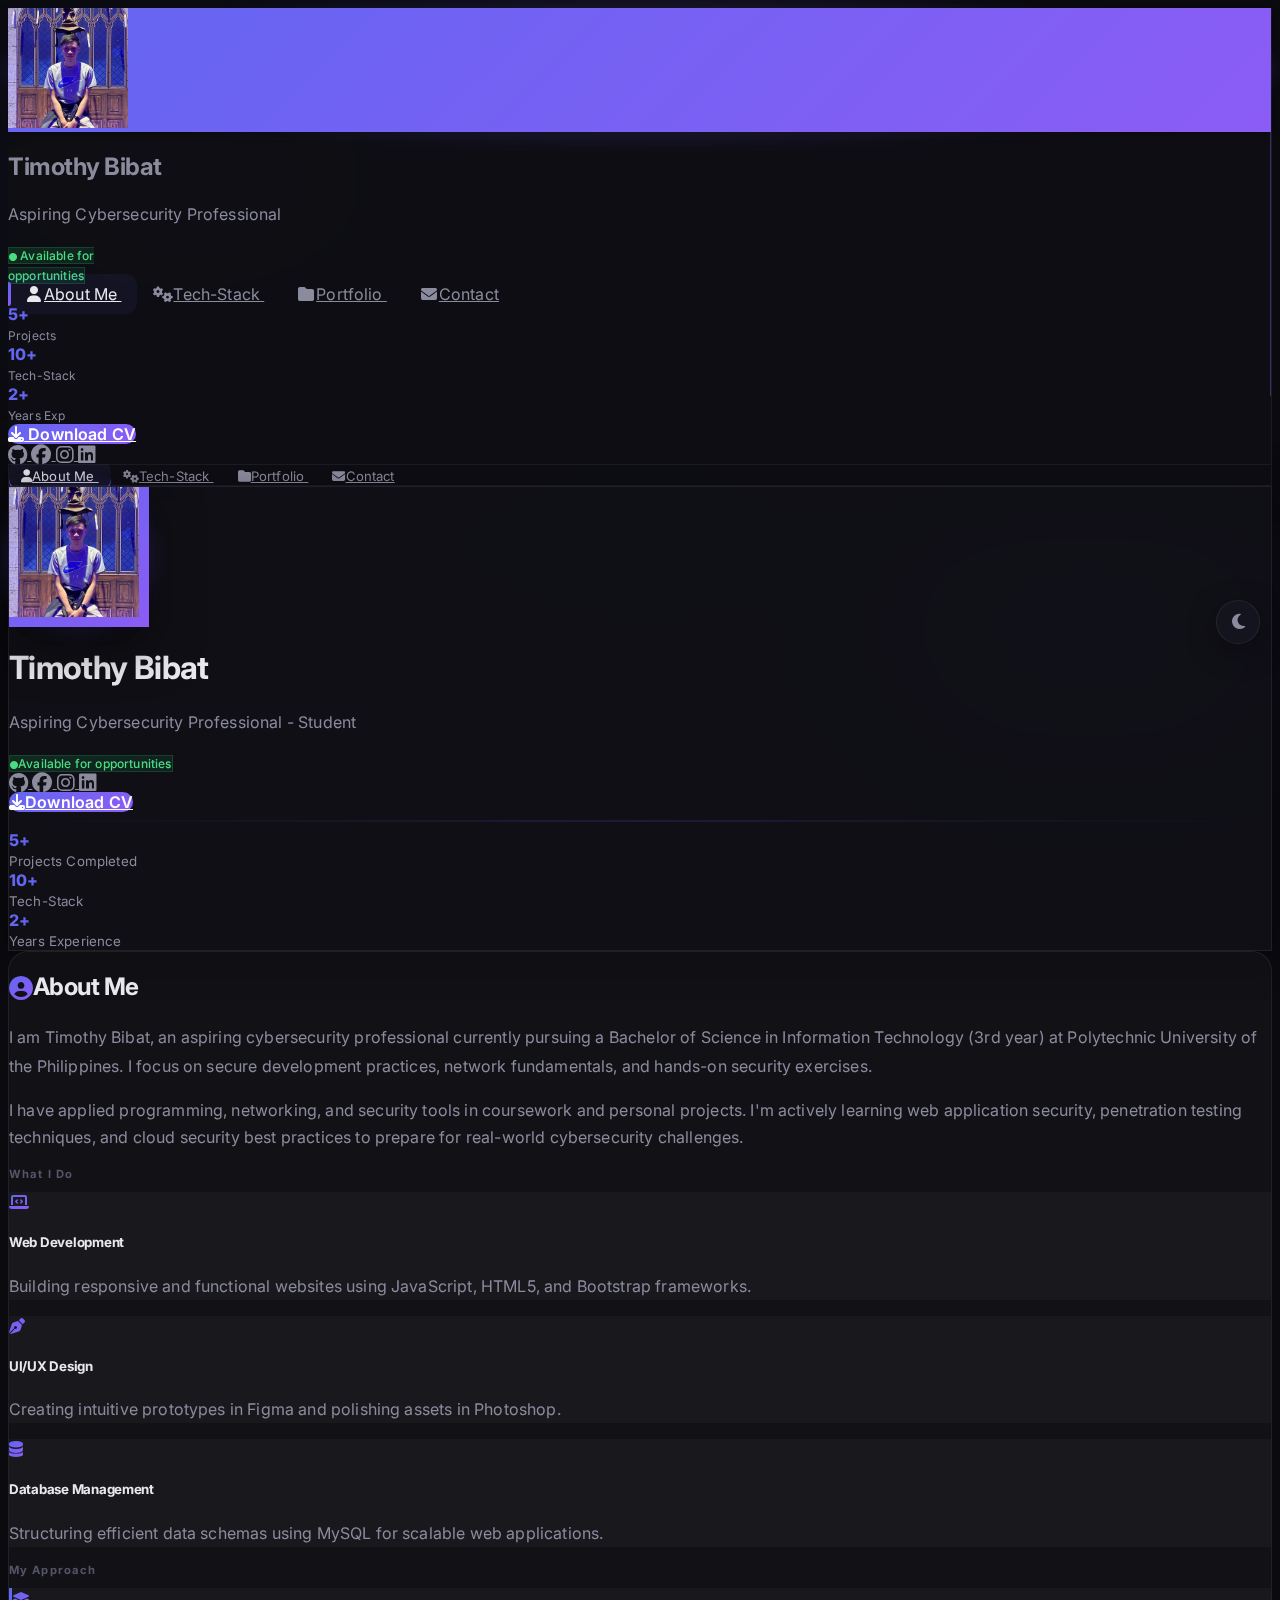
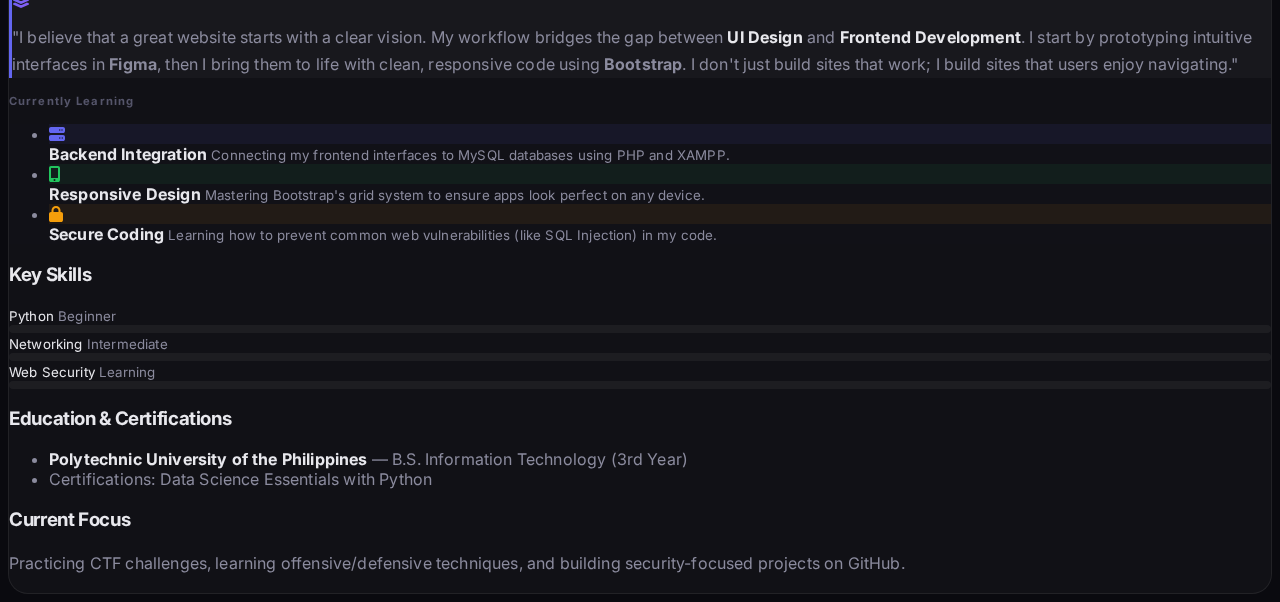
<file: index.html>
<!doctype html>
<html lang="en">

<head>
    <meta charset="utf-8">
    <meta name="viewport" content="width=device-width, initial-scale=1">
    <title>Timothy Bibat — Portfolio</title>
    <meta name="description"
        content="Timothy Bibat's professional portfolio — aspiring cybersecurity professional, web developer, and UI/UX designer.">
    <link href="assets/img/Icon 5.png" rel="icon">
    <link href="https://cdn.jsdelivr.net/npm/bootstrap@5.3.8/dist/css/bootstrap.min.css" rel="stylesheet"
        integrity="sha384-sRIl4kxILFvY47J16cr9ZwB07vP4J8+LH7qKQnuqkuIAvNWLzeN8tE5YBujZqJLB" crossorigin="anonymous">
    <link href="https://fonts.googleapis.com/css2?family=Inter:wght@300;400;500;600;700;800&display=swap"
        rel="stylesheet">
    <link rel="stylesheet" href="https://cdnjs.cloudflare.com/ajax/libs/font-awesome/6.4.0/css/all.min.css">
    <link rel="stylesheet" href="assets/css/style.css">
</head>

<body data-bs-spy="scroll" data-bs-target="#sidebarNav" data-bs-smooth-scroll="true" data-bs-offset="150"
    style="opacity: 0; transition: opacity .6s ease;">

    <!-- Floating theme toggle -->
    <button class="theme-toggle-float" id="themeToggleFloat" onclick="toggleTheme()" aria-label="Toggle theme">
        <i class="fas fa-moon"></i>
    </button>

    <div class="container-fluid">
        <div class="row g-0">
            <!-- Profile Section (Sidebar) -->
            <aside
                class="col-12 col-lg-3 col-xl-2 border-end d-none d-lg-flex flex-column align-items-center p-3 position-sticky top-0 vh-100 overflow-auto">
                <div class="text-center">
                    <div class="rounded-circle p-2 shadow-sm d-inline-block profile-ring">
                        <img src="assets/img/Timothy.jpg" alt="Timothy Bibat"
                            class="rounded-circle img-fluid border border-3 border-white"
                            style="width:120px; height:120px; object-fit:cover;">
                    </div>
                    <h2 class="h5 fw-bold mt-3 mb-0 text-dark">Timothy Bibat</h2>
                    <p class="small text-muted mb-2">Aspiring Cybersecurity Professional</p>
                    <span class="availability-badge badge px-4 py-2 text-nowrap">
                        <i class="fas fa-circle me-2" style="font-size: 8px;"></i> Available for <br>opportunities
                    </span>
                </div>

                <nav id="sidebarNav" class="nav nav-pills flex-column w-100 mt-4" aria-label="Primary">
                    <a class="nav-link bg-primary text-white rounded-pill text-decoration-none fw-semibold mb-2 align-items-center"
                        href="javascript:void(0)" style="transition: all 0.3s ease;"
                        onclick="loadPage('about'); return false;">
                        <i class="fas fa-user me-2"></i>About Me
                    </a>

                    <a class="nav-link text-muted rounded-pill text-decoration-none fw-semibold mb-2 align-items-center"
                        href="javascript:void(0)" style="transition: all 0.3s ease;"
                        onclick="loadPage('tech-stack'); return false;">
                        <i class="fas fa-cogs me-2"></i>Tech-Stack
                    </a>

                    <a class="nav-link text-muted rounded-pill text-decoration-none fw-semibold mb-2 align-items-center"
                        href="javascript:void(0)" style="transition: all 0.3s ease;"
                        onclick="loadPage('portfolio'); return false;">
                        <i class="fas fa-folder me-2"></i>Portfolio
                    </a>

                    <a class="nav-link text-muted rounded-pill text-decoration-none fw-semibold mb-2 align-items-center"
                        href="javascript:void(0)" style="transition: all 0.3s ease;"
                        onclick="loadPage('contact'); return false;">
                        <i class="fas fa-envelope me-2"></i>Contact
                    </a>
                </nav>

                <div class="w-100 mt-2">
                    <div class="col pt-2">
                        <!-- Stats Section -->
                        <div class="row text-center mb-4 g-4">
                            <div class="col-4">
                                <div class="stat-number h2 fw-bold mb-0" data-count="5">0+</div>
                                <small class="custom-text text-muted d-block">Projects</small>
                            </div>
                            <div class="col-4">
                                <div class="stat-number h2 fw-bold mb-0" data-count="10">0+</div>
                                <small class="custom-text text-muted d-block">Tech-Stack</small>
                            </div>
                            <div class="col-4">
                                <div class="stat-number h2 fw-bold mb-0" data-count="2">0+</div>
                                <small class="custom-text text-muted d-block">Years Exp</small>
                            </div>
                        </div>
                        <a href="assets/cv/Timothy_Bibat_CV.pdf"
                            class="btn btn-gradient text-white w-100 d-flex align-items-center justify-content-center"
                            download aria-label="Download CV">
                            <i class="fas fa-download me-2"></i> Download CV
                        </a>
                    </div>
                </div>

                <div class="w-100 mt-auto pt-3 border-top">
                    <div class="d-flex justify-content-center gap-3">
                        <a href="https://github.com/timbibat" target="_blank" rel="noopener noreferrer"
                            class="text-dark" aria-label="GitHub">
                            <i class="fab fa-github fa-lg"></i>
                        </a>
                        <a href="https://www.facebook.com/chimochip" target="_blank" rel="noopener noreferrer"
                            class="text-dark" aria-label="Facebook">
                            <i class="fab fa-facebook fa-lg"></i>
                        </a>
                        <a href="https://www.instagram.com/chimoshii_p" target="_blank" rel="noopener noreferrer"
                            class="text-dark" aria-label="Instagram">
                            <i class="fab fa-instagram fa-lg"></i>
                        </a>
                        <a href="https://www.linkedin.com/in/timothy-bibat-5ab419182" target="_blank"
                            rel="noopener noreferrer" class="text-dark" aria-label="LinkedIn">
                            <i class="fab fa-linkedin fa-lg"></i>
                        </a>
                    </div>
                </div>
            </aside>

            <main class="col-12 col-lg-9 col-xl-10 p-xl-4 p-lg-4">
                <!-- Topbar -->
                <div class="sticky-top d-lg-none d-sm-block" style="z-index: 1020;">
                    <div class="container">
                        <div class="row">
                            <div class="col-12">
                                <div class="navbar-glass rounded-4 my-3 p-2 d-flex align-items-center gap-2">
                                    <nav class="nav nav-fill flex-grow-1" id="navbar">
                                        <a class="nav-link bg-primary text-white rounded-pill text-decoration-none fw-semibold"
                                            href="javascript:void(0)" style="transition: all 0.3s ease;"
                                            onclick="loadPage('about'); return false;">
                                            <i class="fas fa-user me-2"></i>About Me
                                        </a>

                                        <a class="nav-link text-muted rounded-pill text-decoration-none fw-semibold"
                                            href="javascript:void(0)" style="transition: all 0.3s ease;"
                                            onclick="loadPage('tech-stack'); return false;">
                                            <i class="fas fa-cogs me-2"></i>Tech-Stack
                                        </a>

                                        <a class="nav-link text-muted rounded-pill text-decoration-none fw-semibold"
                                            href="javascript:void(0)" style="transition: all 0.3s ease;"
                                            onclick="loadPage('portfolio'); return false;">
                                            <i class="fas fa-folder me-2"></i>Portfolio
                                        </a>

                                        <a class="nav-link text-muted rounded-pill text-decoration-none fw-semibold"
                                            href="javascript:void(0)" style="transition: all 0.3s ease;"
                                            onclick="loadPage('contact'); return false;">
                                            <i class="fas fa-envelope me-2"></i>Contact
                                        </a>
                                    </nav>
                                </div>
                            </div>
                        </div>
                    </div>
                </div>
                <!-- Profile Section (Mobile) -->
                <aside class="d-lg-none d-sm-block mb-4">
                    <section class="text-white position-relative overflow-hidden pb-4">

                        <div class="col-12 col-lg-10">
                            <div class="bg-white bg-opacity-95 p-4 p-md-5 position-relative rounded-4 shadow"
                                style="backdrop-filter: blur(20px); border: 1px solid rgba(255, 255, 255, 0.06);">
                                <div class="row align-items-center">
                                    <!-- Profile Image -->
                                    <div
                                        class="col-12 col-md-auto text-center text-md-center text-lg-start mb-4 mb-md-0">
                                        <div class="position-relative d-inline-block">
                                            <div class="rounded-circle p-2 shadow-lg d-flex align-items-center justify-content-center profile-ring"
                                                style="width:140px; height:140px;">
                                                <img src="assets/img/Timothy.jpg" alt="Timothy Bibat"
                                                    class="rounded-circle img-fluid border border-3 border-white"
                                                    style="width:130px; height:130px; object-fit:cover;">
                                            </div>
                                        </div>
                                    </div>

                                    <!-- Profile Info -->
                                    <div class="col-12 col-md text-center text-md-center text-lg-start mb-4 mb-md-0">
                                        <h1 class="display-5 fw-bold mb-2 text-dark">Timothy Bibat</h1>
                                        <p class="h5 text-muted mb-3">Aspiring Cybersecurity Professional - Student</p>
                                        <div
                                            class="d-flex flex-column flex-sm-row gap-2 justify-content-center justify-content-md-start mb-3">
                                            <span class="availability-badge badge px-3 py-2 text-nowrap">
                                                <i class="fas fa-circle me-2" style="font-size: 8px;"></i>Available for
                                                opportunities
                                            </span>
                                        </div>

                                        <!-- Social Media Links -->
                                        <div class="d-flex gap-3 justify-content-center justify-content-md-start">
                                            <a href="https://github.com/timbibat" target="_blank"
                                                rel="noopener noreferrer" class="social-link text-dark" title="GitHub">
                                                <i class="fab fa-github fa-lg"></i>
                                            </a>
                                            <a href="https://www.facebook.com/chimochip" target="_blank"
                                                rel="noopener noreferrer" class="social-link text-dark"
                                                title="Facebook">
                                                <i class="fab fa-facebook fa-lg"></i>
                                            </a>
                                            <a href="https://www.instagram.com/chimoshii_p" target="_blank"
                                                rel="noopener noreferrer" class="social-link text-dark"
                                                title="Instagram">
                                                <i class="fab fa-instagram fa-lg"></i>
                                            </a>
                                            <a href="https://www.linkedin.com/in/timothy-bibat-5ab419182"
                                                target="_blank" rel="noopener noreferrer" class="social-link text-dark"
                                                title="LinkedIn">
                                                <i class="fab fa-linkedin fa-lg"></i>
                                            </a>
                                        </div>
                                    </div>

                                    <!-- Action Buttons -->
                                    <div class="col-12 col-md text-md-center text-lg-start">
                                        <div class="d-flex flex-column gap-3">
                                            <a href="assets/cv/Timothy_Bibat_CV.pdf" download
                                                class="btn btn-gradient text-white btn-lg px-4 fw-semibold">
                                                <i class="fas fa-download me-2"></i>Download CV
                                            </a>
                                        </div>
                                    </div>
                                </div>

                                <!-- Stats Section -->
                                <hr class="my-4"
                                    style="height: 2px; border: none; border-radius: 2px; opacity: 0.15; background: linear-gradient(90deg, transparent, var(--accent-start), transparent);">
                                <div class="row text-center g-4">
                                    <div class="col-4">
                                        <div class="stat-number h2 fw-bold mb-0">5+</div>
                                        <small class="text-muted d-block">Projects Completed</small>
                                    </div>
                                    <div class="col-4">
                                        <div class="stat-number h2 fw-bold mb-0">10+</div>
                                        <small class="text-muted d-block">Tech-Stack</small>
                                    </div>
                                    <div class="col-4">
                                        <div class="stat-number h2 fw-bold mb-0">2+</div>
                                        <small class="text-muted d-block">Years Experience</small>
                                    </div>
                                </div>
                            </div>
                        </div>
                    </section>
                </aside>

                <div id="maincontent" class="mt-2">
                </div>
            </main>
        </div>
    </div>

    <script src="https://cdn.jsdelivr.net/npm/bootstrap@5.3.8/dist/js/bootstrap.bundle.min.js"
        integrity="sha384-FKyoEForCGlyvwx9Hj09JcYn3nv7wiPVlz7YYwJrWVcXK/BmnVDxM+D2scQbITxI"
        crossorigin="anonymous"></script>

    <script src="assets/js/major.js"></script>
    <script src="assets/js/activities.js"></script>
    <script src="assets/js/projects.js"></script>
    <script src="assets/js/multimedia.js"></script>
    <script src="assets/js/certificates.js"></script>
    <script src="assets/js/populate.js"></script>

    <script>
        document.addEventListener('DOMContentLoaded', function () {

            // Apply saved theme instantly before fade-in
            initTheme();
            document.body.style.opacity = '1';

            // Nav link switching
            const navLinks = document.querySelectorAll('.nav-link');
            navLinks.forEach(link => {
                link.addEventListener('click', function (e) {
                    navLinks.forEach(nav => {
                        nav.classList.remove('bg-primary', 'text-white');
                        nav.classList.add('text-muted');
                    });
                    this.classList.remove('text-muted');
                    this.classList.add('bg-primary', 'text-white');
                });
            });

            // Animated stat counters
            document.querySelectorAll('[data-count]').forEach(el => {
                const target = parseInt(el.dataset.count);
                let current = 0;
                const duration = 1500;
                const step = Math.max(1, Math.floor(target / (duration / 50)));
                const timer = setInterval(() => {
                    current += step;
                    if (current >= target) {
                        current = target;
                        clearInterval(timer);
                    }
                    el.textContent = current + '+';
                }, 50);
            });

            loadPage('about', true);
        });

        function loadPage(content, isInitialLoad = false) { // Add the parameter with a default value
            const maincontent = document.getElementById('maincontent');

            // Page exit animation
            maincontent.classList.add('page-exit');

            setTimeout(() => {
                fetch(`content/${content}.html`)
                    .then(response => response.text())
                    .then(data => {
                        maincontent.innerHTML = data;
                        maincontent.classList.remove('page-exit');

                        // Animate content children in
                        const children = maincontent.querySelectorAll(':scope > div, :scope > section');
                        children.forEach((child, i) => {
                            child.classList.add('animate-in');
                            child.style.animationDelay = `${i * 0.12}s`;
                        });

                        if (content === 'portfolio') {
                            renderPortfolio();
                        }

                        // Update current year if elements exist
                        const currentYear = new Date().getFullYear();
                        maincontent.querySelectorAll('.current-year').forEach(el => {
                            el.textContent = currentYear;
                        });

                        // --- NEW MOBILE SCROLL LOGIC ---
                        if (window.innerWidth < 992 && !isInitialLoad) {
                            if (content === 'about') {
                                // If "About Me" is clicked, scroll to the very top (Profile Section)
                                window.scrollTo({ top: 0, behavior: 'smooth' });
                            } else {
                                // For Tech-Stack, Portfolio, and Contact, scroll to the main content
                                maincontent.scrollIntoView({ behavior: 'smooth', block: 'start' });
                            }
                        }
                        // -------------------------------
                    })
                    .catch(error => console.error('Error fetching file:', error));
            }, 300);
        }

        // ---- Theme toggle ----
        function initTheme() {
            const saved = localStorage.getItem('theme');
            const prefersDark = window.matchMedia('(prefers-color-scheme: dark)').matches;
            const theme = saved || (prefersDark ? 'light' : 'dark'); // default light
            document.documentElement.setAttribute('data-theme', theme);
            updateToggleIcons(theme);
        }

        function toggleTheme() {
            const html = document.documentElement;
            html.classList.add('theme-transitioning');
            const current = html.getAttribute('data-theme') || 'dark';
            const next = current === 'dark' ? 'light' : 'dark';
            html.setAttribute('data-theme', next);
            localStorage.setItem('theme', next);
            updateToggleIcons(next);
            setTimeout(() => html.classList.remove('theme-transitioning'), 450);
        }

        function updateToggleIcons(theme) {
            const icon = theme === 'dark' ? 'fa-moon' : 'fa-sun';
            const floatBtn = document.querySelector('#themeToggleFloat i');
            if (floatBtn) floatBtn.className = `fas ${icon}`;
        }
    </script>
</body>

</html>
</file>
<file: assets/css/style.css>
/* ============================================================
   DESIGN SYSTEM — Dark Premium Portfolio
   ============================================================ */

:root {
    /* Core palette */
    --bg-primary: #0a0a0f;
    --bg-secondary: #111118;
    --bg-card: rgba(17, 17, 24, 0.75);
    --bg-card-solid: #14141e;
    --bg-sidebar: rgba(14, 14, 20, 0.92);

    /* Accent */
    --accent-start: #6366f1;
    --accent-end: #8b5cf6;
    --accent-glow: rgba(99, 102, 241, 0.35);
    --accent-subtle: rgba(99, 102, 241, 0.08);

    /* Gradients */
    --primary-gradient: linear-gradient(135deg, var(--accent-start) 0%, var(--accent-end) 100%);
    --success-gradient: linear-gradient(135deg, #22c55e 0%, #10b981 100%);
    --bg-gradient: linear-gradient(160deg, #0a0a0f 0%, #111118 40%, #0f0f1a 100%);

    /* Text */
    --text-primary: #e8e8ed;
    --text-secondary: #8b8b9e;
    --text-tertiary: #55556a;

    /* Borders */
    --border-subtle: rgba(255, 255, 255, 0.06);
    --border-hover: rgba(99, 102, 241, 0.3);

    /* Glass */
    --glass-bg: rgba(255, 255, 255, 0.03);
    --glass-border: rgba(255, 255, 255, 0.07);
    --glass-blur: 20px;

    /* Shadows */
    --shadow-sm: 0 2px 8px rgba(0, 0, 0, 0.3);
    --shadow-md: 0 8px 30px rgba(0, 0, 0, 0.4);
    --shadow-lg: 0 16px 50px rgba(0, 0, 0, 0.5);
    --shadow-glow: 0 0 30px var(--accent-glow);

    /* Radius */
    --radius-sm: 8px;
    --radius-md: 12px;
    --radius-lg: 20px;
    --radius-xl: 28px;
}

/* ============================================================
   BASE
   ============================================================ */

*, *::before, *::after {
    box-sizing: border-box;
}

html {
    scroll-behavior: smooth;
}

body {
    font-family: 'Inter', -apple-system, BlinkMacSystemFont, sans-serif;
    background: var(--bg-primary);
    background-attachment: fixed;
    min-height: 100vh;
    color: var(--text-primary);
    position: relative;
    -webkit-font-smoothing: antialiased;
    -moz-osx-font-smoothing: grayscale;
    letter-spacing: 0.01em;
}

/* Ensure Font Awesome Solid icons render correctly in Safari */
.fas, .fa-solid {
    font-weight: 900 !important;
}

/* Subtle animated background mesh */
body::before {
    content: '';
    position: fixed;
    inset: 0;
    background:
        radial-gradient(ellipse 600px 400px at 15% 20%, rgba(99, 102, 241, 0.06) 0%, transparent 70%),
        radial-gradient(ellipse 500px 350px at 85% 70%, rgba(139, 92, 246, 0.05) 0%, transparent 70%),
        radial-gradient(ellipse 400px 300px at 50% 50%, rgba(99, 102, 241, 0.03) 0%, transparent 70%);
    pointer-events: none;
    z-index: 0;
    animation: meshFloat 20s ease-in-out infinite alternate;
}

@keyframes meshFloat {
    0% { transform: translate(0, 0) scale(1); }
    50% { transform: translate(-15px, 10px) scale(1.02); }
    100% { transform: translate(10px, -8px) scale(0.98); }
}

/* ============================================================
   TYPOGRAPHY
   ============================================================ */

h1, h2, h3, h4, h5, h6 {
    letter-spacing: -0.02em;
    font-weight: 700;
}

.text-muted {
    color: var(--text-secondary) !important;
}

.text-dark {
    color: var(--text-primary) !important;
}

p {
    line-height: 1.7;
}

.lead {
    color: var(--text-secondary);
    line-height: 1.8;
    font-weight: 400;
}

.glow-text {
    background: var(--primary-gradient);
    -webkit-background-clip: text;
    outline: none; /* Prevents some Safari rendering artifacts */
    -webkit-text-fill-color: transparent;
    background-clip: text;
    /* Safari Fixes */
    display: inline-block;
    vertical-align: middle;
    -webkit-box-decoration-break: clone;
    isolation: isolate;
}

.custom-text {
    font-size: 12px;
}

/* ============================================================
   GLASS CARD
   ============================================================ */

.glass-card {
    background: var(--glass-bg);
    backdrop-filter: blur(var(--glass-blur));
    -webkit-backdrop-filter: blur(var(--glass-blur));
    border: 1px solid var(--glass-border);
    border-radius: var(--radius-lg);
    transition: all 0.4s cubic-bezier(0.25, 0.46, 0.45, 0.94);
}

.glass-card:hover {
    border-color: var(--border-hover);
    box-shadow: var(--shadow-glow);
    transform: translateY(-4px);
}

/* Modal Theme-Aware Styles */
#projectModal .modal-content {
    background: var(--bg-card-solid);
    border: 1px solid var(--glass-border);
    backdrop-filter: blur(var(--glass-blur));
    -webkit-backdrop-filter: blur(var(--glass-blur));
    box-shadow: var(--shadow-lg);
}

[data-theme="dark"] #projectModal .modal-content {
    background: rgba(10, 10, 15, 0.95);
}

[data-theme="light"] #projectModal .modal-content {
    background: rgba(255, 255, 255, 0.98);
}

#projectModal .modal-body {
    color: var(--text-primary);
}

#projectModal h2, #projectModal h4 {
    color: var(--text-primary) !important;
}

#projectModal .text-muted {
    color: var(--text-secondary) !important;
}

/* Close button theme toggle */
[data-theme="light"] #projectModal .btn-close {
    filter: contrast(0.1);
}

[data-theme="dark"] #projectModal .btn-close {
    filter: invert(1) grayscale(100%) brightness(200%);
}

#projectModal .btn-close {
    background-color: var(--accent-subtle);
    opacity: 0.8;
    padding: 1.25rem;
    border-radius: 50%;
    margin-top: -1rem;
    margin-right: -1rem;
    transition: all 0.3s ease;
    z-index: 1055;
    box-shadow: 0 0 15px rgba(0,0,0,0.2);
}

#projectModal .btn-close:hover {
    opacity: 1;
    background-color: var(--accent-glow);
    transform: rotate(90deg);
}

@media (max-width: 576px) {
    #projectModal .btn-close {
        padding: 1.5rem;
        margin-top: -0.5rem;
        margin-right: -0.5rem;
    }
}

/* ============================================================
   SIDEBAR
   ============================================================ */

aside.col-lg-3,
aside.col-xl-2 {
    background: var(--bg-sidebar) !important;
    backdrop-filter: blur(30px);
    -webkit-backdrop-filter: blur(30px);
    border-right: 1px solid var(--border-subtle) !important;
    border-color: var(--border-subtle) !important;
    position: relative;
    z-index: 10;
}

/* Accent glow line along right edge */
aside.col-lg-3::after,
aside.col-xl-2::after {
    content: '';
    position: absolute;
    top: 15%;
    right: 0;
    width: 1px;
    height: 70%;
    background: var(--primary-gradient);
    opacity: 0.4;
}

/* Profile image ring */
.profile-ring {
    background: var(--primary-gradient) !important;
    position: relative;
    animation: floatProfile 6s ease-in-out infinite;
}

@keyframes floatProfile {
    0%, 100% { transform: translateY(0); }
    50% { transform: translateY(-6px); }
}

.profile-ring::after {
    content: '';
    position: absolute;
    inset: -4px;
    border-radius: 50%;
    background: var(--primary-gradient);
    opacity: 0.2;
    filter: blur(10px);
    z-index: -1;
    animation: ringGlow 3s ease-in-out infinite alternate;
}

@keyframes ringGlow {
    from { opacity: 0.15; transform: scale(1); }
    to { opacity: 0.35; transform: scale(1.05); }
}

/* Sidebar nav links */
#sidebarNav .nav-link {
    color: var(--text-secondary) !important;
    border-radius: var(--radius-md) !important;
    padding: 10px 16px;
    position: relative;
    overflow: hidden;
    transition: all 0.3s ease;
}

#sidebarNav .nav-link::before {
    content: '';
    position: absolute;
    left: 0;
    top: 50%;
    transform: translateY(-50%) scaleY(0);
    width: 3px;
    height: 60%;
    border-radius: 0 3px 3px 0;
    background: var(--primary-gradient);
    transition: transform 0.3s ease;
}

#sidebarNav .nav-link:hover {
    color: var(--text-primary) !important;
    background: var(--accent-subtle) !important;
}

#sidebarNav .nav-link.bg-primary {
    background: var(--accent-subtle) !important;
    color: var(--text-primary) !important;
    box-shadow: none;
}

#sidebarNav .nav-link.bg-primary::before {
    transform: translateY(-50%) scaleY(1);
}

/* Make nav icons have a subtle bg */
#sidebarNav .nav-link i {
    width: 20px;
    text-align: center;
}

/* Sidebar stats */
.stat-number {
    background: var(--primary-gradient);
    -webkit-background-clip: text;
    -webkit-text-fill-color: transparent;
    background-clip: text;
    font-weight: 800;
}

/* Sidebar social links */
aside .text-dark,
aside a.text-dark {
    color: var(--text-secondary) !important;
    transition: all 0.3s ease;
}

aside a.text-dark:hover {
    color: var(--accent-start) !important;
    transform: translateY(-2px);
}

aside .border-top {
    border-color: var(--border-subtle) !important;
}

/* ============================================================
   BUTTONS
   ============================================================ */

.btn-gradient {
    background: var(--primary-gradient);
    border: none;
    color: #fff;
    font-weight: 600;
    border-radius: var(--radius-md);
    transition: all 0.35s ease;
    position: relative;
    overflow: hidden;
}

.btn-gradient::after {
    content: '';
    position: absolute;
    inset: 0;
    background: linear-gradient(135deg, rgba(255,255,255,0.15) 0%, transparent 60%);
    opacity: 0;
    transition: opacity 0.35s ease;
}

.btn-gradient:hover {
    transform: translateY(-2px);
    box-shadow: 0 8px 25px var(--accent-glow);
    color: #fff;
}

.btn-gradient:hover::after {
    opacity: 1;
}

.btn.btn-gradient:disabled,
.btn.btn-gradient.disabled {
    background: var(--primary-gradient) !important;
    color: rgba(255,255,255,0.5) !important;
    pointer-events: none;
    box-shadow: none;
    opacity: 0.5;
}

.btn-outline-primary {
    color: var(--accent-start);
    border-color: rgba(99, 102, 241, 0.3);
    background: transparent;
    transition: all 0.3s ease;
}

.btn-outline-primary:hover {
    background: var(--accent-subtle);
    border-color: var(--accent-start);
    color: #fff;
    box-shadow: 0 4px 15px var(--accent-glow);
}

/* ============================================================
   AVAILABILITY BADGE
   ============================================================ */

.availability-badge {
    background: linear-gradient(135deg, rgba(34, 197, 94, 0.15) 0%, rgba(16, 185, 129, 0.1) 100%) !important;
    color: #4ade80 !important;
    border: 1px solid rgba(34, 197, 94, 0.2);
    font-size: 0.75rem;
    font-weight: 500;
    animation: badgeGlow 2.5s ease-in-out infinite alternate;
}

.availability-badge i {
    color: #4ade80;
    animation: pulse-dot 2s ease-in-out infinite;
}

@keyframes badgeGlow {
    from { box-shadow: 0 0 8px rgba(34, 197, 94, 0.1); }
    to { box-shadow: 0 0 20px rgba(34, 197, 94, 0.2); }
}

@keyframes pulse-dot {
    0%, 100% { opacity: 1; }
    50% { opacity: 0.3; }
}

/* ============================================================
   MOBILE TOPBAR / NAVBAR GLASS
   ============================================================ */

.navbar-glass {
    background: rgba(14, 14, 20, 0.85) !important;
    backdrop-filter: blur(25px);
    -webkit-backdrop-filter: blur(25px);
    border: 1px solid var(--border-subtle) !important;
    box-shadow: var(--shadow-md);
}

/* Mobile nav links */
#navbar .nav-link {
    color: var(--text-secondary) !important;
    border-radius: var(--radius-md) !important;
    font-size: 0.82rem;
    padding: 8px 12px;
    transition: all 0.3s ease;
}

#navbar .nav-link.bg-primary {
    background: var(--accent-subtle) !important;
    color: var(--text-primary) !important;
    box-shadow: inset 0 -2px 0 var(--accent-start);
}

#navbar .nav-link:hover {
    color: var(--text-primary) !important;
}

/* ============================================================
   MOBILE PROFILE SECTION
   ============================================================ */

aside.d-lg-none .bg-white {
    background: var(--bg-card) !important;
    backdrop-filter: blur(var(--glass-blur));
    -webkit-backdrop-filter: blur(var(--glass-blur));
    border: 1px solid var(--glass-border) !important;
}

aside.d-lg-none h1,
aside.d-lg-none .display-5 {
    color: var(--text-primary) !important;
}

aside.d-lg-none .h5,
aside.d-lg-none p.text-muted {
    color: var(--text-secondary) !important;
}

aside.d-lg-none .social-link {
    color: var(--text-secondary) !important;
    transition: all 0.3s ease;
}

aside.d-lg-none .social-link:hover {
    color: var(--accent-start) !important;
    transform: translateY(-2px);
}

aside.d-lg-none hr {
    background: linear-gradient(90deg, transparent, var(--accent-start), transparent) !important;
    opacity: 0.2;
}

/* Mobile stats */
aside.d-lg-none .stat-number {
    background: var(--primary-gradient);
    -webkit-background-clip: text;
    -webkit-text-fill-color: transparent;
    background-clip: text;
}

/* ============================================================
   CONTENT AREA — GENERAL CARDS
   ============================================================ */

/* Override Bootstrap bg-white in main content */
#maincontent .bg-white,
main .bg-white.bg-opacity-90,
main .bg-white.bg-opacity-95 {
    background: var(--bg-card) !important;
    backdrop-filter: blur(var(--glass-blur));
    -webkit-backdrop-filter: blur(var(--glass-blur));
    border: 1px solid var(--glass-border) !important;
}

#maincontent .shadow {
    box-shadow: var(--shadow-md) !important;
}

/* Section headings */
#maincontent h2.fw-bold {
    color: var(--text-primary);
}

#maincontent h2 i.text-success {
    background: var(--primary-gradient);
    -webkit-background-clip: text;
    -webkit-text-fill-color: transparent;
    background-clip: text;
}

/* Sub-headers */
#maincontent .h6.text-uppercase.text-muted {
    color: var(--text-tertiary) !important;
    letter-spacing: 0.1em;
    font-size: 0.7rem;
}

/* ============================================================
   ABOUT PAGE
   ============================================================ */

/* What I Do / feature cards */
#maincontent .bg-light {
    background: rgba(255, 255, 255, 0.03) !important;
    border-color: var(--border-subtle) !important;
    transition: all 0.35s ease;
}

#maincontent .bg-light:hover {
    background: rgba(99, 102, 241, 0.05) !important;
    border-color: var(--border-hover) !important;
    transform: translateY(-2px);
}

#maincontent .bg-light i.text-success,
#maincontent .bg-light i.text-primary,
#maincontent .bg-light i.text-info {
    background: var(--primary-gradient);
    -webkit-background-clip: text;
    -webkit-text-fill-color: transparent;
    background-clip: text;
}

#maincontent .bg-light h5 {
    color: var(--text-primary);
}

/* Currently learning items */
#maincontent .bg-white.rounded-3 {
    background: var(--bg-card) !important;
    border-color: var(--border-subtle) !important;
}

#maincontent .bg-primary.bg-opacity-10,
#maincontent .bg-success.bg-opacity-10,
#maincontent .bg-warning.bg-opacity-10 {
    background: var(--accent-subtle) !important;
}

#maincontent .bg-primary.bg-opacity-10 i,
#maincontent .bg-success.bg-opacity-10 i,
#maincontent .bg-warning.bg-opacity-10 i {
    color: var(--accent-start) !important;
}

/* Progress bars */
.progress {
    background: rgba(255, 255, 255, 0.05);
    border-radius: 20px;
    height: 8px;
    overflow: hidden;
}

.progress-bar {
    background: var(--primary-gradient) !important;
    border-radius: 20px;
    position: relative;
    transition: width 1.2s cubic-bezier(0.25, 0.46, 0.45, 0.94);
}

.progress-bar::after {
    content: '';
    position: absolute;
    inset: 0;
    background: linear-gradient(90deg, transparent, rgba(255,255,255,0.25), transparent);
    animation: shimmer 2s ease-in-out infinite;
}

@keyframes shimmer {
    0% { transform: translateX(-100%); }
    100% { transform: translateX(100%); }
}

/* Key skills labels */
#maincontent .text-body {
    color: var(--text-primary) !important;
}

/* Education section */
#maincontent ul {
    color: var(--text-secondary);
}

#maincontent ul strong {
    color: var(--text-primary);
}

#maincontent .h6.mb-2 {
    color: var(--text-primary);
}

/* ============================================================
   TECH-STACK PAGE
   ============================================================ */

/* Category containers */
#tech-stack .rounded-3[style*="background: linear-gradient"] {
    background: rgba(255, 255, 255, 0.02) !important;
    border: 1px solid var(--border-subtle);
    transition: all 0.35s ease;
}

#tech-stack .rounded-3[style*="background: linear-gradient"]:hover {
    border-color: var(--border-hover);
}

/* Category headings */
#tech-stack h5.text-primary,
#tech-stack h5.text-info,
#tech-stack h5.text-danger {
    background: var(--primary-gradient);
    -webkit-background-clip: text;
    -webkit-text-fill-color: transparent;
    background-clip: text;
}

/* Tech icon tiles */
#tech-stack .bg-white.rounded.shadow-sm {
    background: rgba(255, 255, 255, 0.04) !important;
    border-color: var(--border-subtle) !important;
    transition: all 0.3s ease;
    cursor: default;
}

#tech-stack .bg-white.rounded.shadow-sm:hover {
    background: var(--accent-subtle) !important;
    border-color: var(--border-hover) !important;
    transform: translateY(-4px);
    box-shadow: 0 8px 20px var(--accent-glow);
}

#tech-stack .bg-white.rounded.shadow-sm .text-muted {
    color: var(--text-secondary) !important;
    font-size: 0.8rem;
}

/* ============================================================
   PORTFOLIO PAGE — PROJECT CARDS
   ============================================================ */

.project-card {
    background: var(--bg-card-solid) !important;
    border: 1px solid var(--glass-border);
    border-radius: var(--radius-lg) !important;
    overflow: hidden;
    transition: all 0.4s cubic-bezier(0.25, 0.46, 0.45, 0.94);
}

.project-card:hover {
    transform: translateY(-8px);
    box-shadow: 0 20px 40px rgba(0, 0, 0, 0.4), 0 0 30px var(--accent-glow);
    border-color: var(--border-hover);
}

.project-card img {
    transition: transform 0.6s cubic-bezier(0.25, 0.46, 0.45, 0.94);
}

.project-card:hover img {
    transform: scale(1.08);
}

.project-card .card-title {
    color: var(--text-primary) !important;
}

.project-card .card-text {
    color: var(--text-secondary) !important;
}

/* Section Collapse Styles */
.section-header-toggle {
    display: flex;
    justify-content: space-between;
    align-items: center;
    padding: 10px 0;
    transition: opacity 0.3s ease;
}

.section-header-toggle:hover {
    opacity: 0.8;
}

.section-collapsible {
    max-height: 0;
    overflow: hidden;
    transition: max-height 0.6s cubic-bezier(0.4, 0, 0.2, 1);
}

.section-expanded .section-collapsible {
    max-height: 5000px; /* Large enough for many cards */
}

.section-chevron {
    transition: transform 0.4s ease;
    color: var(--text-secondary);
}

.section-expanded .section-chevron {
    transform: rotate(180deg);
    color: var(--accent-start);
}

/* Make entire section card clickable */
.glass-card[id$="-section"] {
    cursor: pointer;
    position: relative;
    transition: all 0.4s ease;
}

.glass-card[id$="-section"]:hover {
    border-color: var(--accent-start);
    box-shadow: var(--shadow-glow);
}

.glass-card[id$="-section"] .section-collapsible {
    cursor: default;
}

/* Ensure badges don't overlap on mobile */
@media (max-width: 768px) {
    .badge {
        white-space: normal !important;
        text-align: center;
    }
}

/* Major Project Highlight */
.major-project-card {
    background: rgba(255, 255, 255, 0.02);
    border-radius: var(--radius-lg);
    border: 1px solid var(--border-subtle);
    overflow: hidden;
    transition: all 0.4s ease;
}

.major-project-card:hover {
    border-color: var(--border-hover);
    background: rgba(99, 102, 241, 0.04);
}

.major-project-image-container {
    position: relative;
    overflow: hidden;
    border-radius: var(--radius-md);
}

.major-project-image {
    width: 100%;
    height: 350px;
    object-fit: cover;
    transition: transform 0.6s ease;
}

.major-project-card:hover .major-project-image {
    transform: scale(1.03);
}

.major-project-content {
    display: flex;
    flex-direction: column;
    justify-content: center;
}

@media (max-width: 991.98px) {
    .major-project-image {
        height: 250px;
    }
}

.major-project-card:hover .fa-arrow-right {
    transform: translateX(5px);
}

.transition-transform {
    transition: transform 0.3s ease;
}

/* Category badge */
.project-card .badge.bg-info {
    background: var(--primary-gradient) !important;
    color: #fff !important;
    font-size: 0.7rem;
    font-weight: 600;
    letter-spacing: 0.03em;
    border: none;
}


/* ============================================================
   CONTACT PAGE
   ============================================================ */

.hero-gradient {
    background: var(--primary-gradient) !important;
    position: relative;
    overflow: hidden;
}

.hero-gradient::before {
    content: '';
    position: absolute;
    inset: 0;
    background:
        radial-gradient(circle 300px at 20% 40%, rgba(255,255,255,0.08) 0%, transparent 100%),
        radial-gradient(circle 200px at 80% 60%, rgba(255,255,255,0.05) 0%, transparent 100%);
    animation: contactMesh 10s ease-in-out infinite alternate;
}

@keyframes contactMesh {
    0% { opacity: 0.5; }
    100% { opacity: 1; }
}

/* Contact form */
.hero-gradient .bg-white {
    background: var(--bg-card-solid) !important;
    border: 1px solid var(--glass-border);
}

.hero-gradient .bg-white h5 {
    color: var(--text-primary) !important;
}

.hero-gradient .form-control {
    background: rgba(255, 255, 255, 0.05) !important;
    border: 1px solid var(--border-subtle) !important;
    color: var(--text-primary) !important;
    transition: all 0.3s ease;
}

.hero-gradient .form-control::placeholder {
    color: var(--text-tertiary);
}

.hero-gradient .form-control:focus {
    border-color: var(--accent-start) !important;
    box-shadow: 0 0 0 3px var(--accent-glow);
    background: rgba(99, 102, 241, 0.05) !important;
}

.hero-gradient .form-label {
    color: var(--text-secondary) !important;
}

.hero-gradient .btn-success {
    background: var(--primary-gradient);
    border: none;
    transition: all 0.35s ease;
}

.hero-gradient .btn-success:hover {
    transform: translateY(-2px);
    box-shadow: 0 8px 25px var(--accent-glow);
}

/* Contact info icons */
.hero-gradient .bg-white.bg-opacity-25 {
    background: rgba(255, 255, 255, 0.12) !important;
    border: 1px solid rgba(255, 255, 255, 0.15);
}

/* Footer */
.text-center.text-muted.small {
    color: var(--text-tertiary) !important;
}

/* ============================================================
   ANIMATIONS
   ============================================================ */

/* Staggered entrance */
@keyframes fadeInUp {
    from {
        opacity: 0;
        transform: translateY(24px);
    }
    to {
        opacity: 1;
        transform: translateY(0);
    }
}

.animate-in {
    animation: fadeInUp 0.6s cubic-bezier(0.25, 0.46, 0.45, 0.94) both;
}

/* Staggered delays */
.animate-in:nth-child(1) { animation-delay: 0.05s; }
.animate-in:nth-child(2) { animation-delay: 0.1s; }
.animate-in:nth-child(3) { animation-delay: 0.15s; }
.animate-in:nth-child(4) { animation-delay: 0.2s; }
.animate-in:nth-child(5) { animation-delay: 0.25s; }
.animate-in:nth-child(6) { animation-delay: 0.3s; }

/* Page content transition */
#maincontent {
    transition: opacity 0.35s ease, transform 0.35s ease;
}

#maincontent.page-exit {
    opacity: 0;
    transform: translateY(12px);
}

#maincontent.page-enter {
    opacity: 0;
    transform: translateY(12px);
}

/* Hover lift utility */
.hover-lift {
    transition: transform 0.3s ease, box-shadow 0.3s ease;
}

.hover-lift:hover {
    transform: translateY(-4px);
    box-shadow: var(--shadow-md);
}

/* ============================================================
   SCROLLBAR — premium style
   ============================================================ */

::-webkit-scrollbar {
    width: 6px;
}

::-webkit-scrollbar-track {
    background: transparent;
}

::-webkit-scrollbar-thumb {
    background: rgba(255, 255, 255, 0.1);
    border-radius: 10px;
}

::-webkit-scrollbar-thumb:hover {
    background: rgba(255, 255, 255, 0.2);
}

/* ============================================================
   RESPONSIVE TWEAKS
   ============================================================ */

@media (max-width: 991.98px) {
    body::before {
        opacity: 0.5;
    }

    .navbar-glass {
        border-radius: var(--radius-lg) !important;
    }
}

@media (max-width: 575.98px) {
    #navbar .nav-link {
        font-size: 0.72rem;
        padding: 6px 8px;
    }

    #navbar .nav-link i {
        display: none;
    }
}

/* ============================================================
   BOOTSTRAP OVERRIDES (dark theme compat)
   ============================================================ */

.border {
    border-color: var(--border-subtle) !important;
}

.border-end {
    border-color: var(--border-subtle) !important;
}

.shadow {
    box-shadow: var(--shadow-md) !important;
}

.shadow-sm {
    box-shadow: var(--shadow-sm) !important;
}

.shadow-lg {
    box-shadow: var(--shadow-lg) !important;
}

.bg-white {
    background: var(--bg-card) !important;
}

.bg-light {
    background: rgba(255, 255, 255, 0.03) !important;
}

.border-white {
    border-color: rgba(255, 255, 255, 0.15) !important;
}

.text-dark {
    color: var(--text-primary) !important;
}

/* Form elements in dark mode */
.form-control.bg-light {
    background: rgba(255, 255, 255, 0.05) !important;
    border: 1px solid var(--border-subtle);
    color: var(--text-primary);
}

.form-control.bg-light:focus {
    border-color: var(--accent-start);
    box-shadow: 0 0 0 3px var(--accent-glow);
}

/* Selection color */
::selection {
    background: rgba(99, 102, 241, 0.3);
    color: #fff;
}

/* ============================================================
   LIGHT THEME
   ============================================================ */

[data-theme="light"] {
    --bg-primary: #f5f5f7;
    --bg-secondary: #eeeef0;
    --bg-card: rgba(255, 255, 255, 0.85);
    --bg-card-solid: #ffffff;
    --bg-sidebar: rgba(255, 255, 255, 0.95);

    --accent-glow: rgba(99, 102, 241, 0.18);
    --accent-subtle: rgba(99, 102, 241, 0.06);

    --bg-gradient: linear-gradient(160deg, #f5f5f7 0%, #eeeef0 40%, #e8e8f0 100%);

    --text-primary: #1a1a2e;
    --text-secondary: #5a5a72;
    --text-tertiary: #8e8ea0;

    --border-subtle: rgba(0, 0, 0, 0.08);
    --border-hover: rgba(99, 102, 241, 0.35);

    --glass-bg: rgba(255, 255, 255, 0.6);
    --glass-border: rgba(0, 0, 0, 0.06);

    --shadow-sm: 0 2px 8px rgba(0, 0, 0, 0.06);
    --shadow-md: 0 8px 30px rgba(0, 0, 0, 0.08);
    --shadow-lg: 0 16px 50px rgba(0, 0, 0, 0.1);
    --shadow-glow: 0 0 25px rgba(99, 102, 241, 0.12);
}

[data-theme="light"] body {
    background: var(--bg-gradient);
}

[data-theme="light"] body::before {
    background:
        radial-gradient(ellipse 600px 400px at 15% 20%, rgba(99, 102, 241, 0.04) 0%, transparent 70%),
        radial-gradient(ellipse 500px 350px at 85% 70%, rgba(139, 92, 246, 0.03) 0%, transparent 70%);
}

/* Light sidebar */
[data-theme="light"] aside.col-lg-3,
[data-theme="light"] aside.col-xl-2 {
    background: var(--bg-sidebar) !important;
    border-right-color: var(--border-subtle) !important;
}

[data-theme="light"] aside.col-lg-3::after,
[data-theme="light"] aside.col-xl-2::after {
    opacity: 0.25;
}

/* Light sidebar text */
[data-theme="light"] aside .text-dark,
[data-theme="light"] aside a.text-dark {
    color: var(--text-secondary) !important;
}

[data-theme="light"] aside a.text-dark:hover {
    color: var(--accent-start) !important;
}

/* Light profile ring border */
[data-theme="light"] .profile-ring img {
    border-color: #fff !important;
}

/* Light availability badge */
[data-theme="light"] .availability-badge {
    color: #16a34a !important;
    background: linear-gradient(135deg, rgba(34, 197, 94, 0.1) 0%, rgba(16, 185, 129, 0.08) 100%) !important;
    border-color: rgba(34, 197, 94, 0.15);
}

[data-theme="light"] .availability-badge i {
    color: #16a34a;
}

/* Light mobile topbar */
[data-theme="light"] .navbar-glass {
    background: rgba(255, 255, 255, 0.88) !important;
    border-color: var(--border-subtle) !important;
}

/* Light project cards */
[data-theme="light"] .project-card {
    background: #fff !important;
    border-color: var(--glass-border);
}

/* Light scrollbar */
[data-theme="light"] ::-webkit-scrollbar-thumb {
    background: rgba(0, 0, 0, 0.12);
}

[data-theme="light"] ::-webkit-scrollbar-thumb:hover {
    background: rgba(0, 0, 0, 0.2);
}

/* Light selection */
[data-theme="light"] ::selection {
    background: rgba(99, 102, 241, 0.2);
    color: #1a1a2e;
}

/* Light bg-white and bg-light overrides */
[data-theme="light"] .bg-white {
    background: var(--bg-card) !important;
}

[data-theme="light"] .bg-light {
    background: rgba(0, 0, 0, 0.02) !important;
}

[data-theme="light"] .border-white {
    border-color: #fff !important;
}

/* Light form controls */
[data-theme="light"] .form-control {
    background: rgba(0, 0, 0, 0.03) !important;
    border-color: var(--border-subtle) !important;
    color: var(--text-primary) !important;
}

[data-theme="light"] .form-control:focus {
    border-color: var(--accent-start) !important;
    box-shadow: 0 0 0 3px rgba(99, 102, 241, 0.12);
}

/* Light contact hero form overrides */
[data-theme="light"] .hero-gradient .form-control {
    background: rgba(255, 255, 255, 0.1) !important;
    border-color: rgba(255, 255, 255, 0.2) !important;
    color: #fff !important;
}

/* Light progress bar track */
[data-theme="light"] .progress {
    background: rgba(0, 0, 0, 0.06);
}

/* ============================================================
   FLOATING THEME TOGGLE
   ============================================================ */

.theme-toggle-float {
    position: fixed;
    top: 600px;
    right: 20px;
    z-index: 9999;
    display: flex;
    align-items: center;
    justify-content: center;
    width: 44px;
    height: 44px;
    border: 1px solid var(--glass-border);
    border-radius: 50%;
    background: var(--bg-card-solid);
    backdrop-filter: blur(20px);
    -webkit-backdrop-filter: blur(20px);
    color: var(--text-secondary);
    cursor: pointer;
    transition: all 0.35s ease;
    font-size: 1.1rem;
    padding: 0;
    box-shadow: var(--shadow-md);
}

.theme-toggle-float:hover {
    border-color: var(--border-hover);
    color: var(--accent-start);
    transform: scale(1.1);
    box-shadow: var(--shadow-glow);
}

/* Project Carousel Styling */
.carousel-indicators [button] {
    background-color: var(--accent-start);
}

.carousel-control-prev-icon,
.carousel-control-next-icon {
    background-color: rgba(0, 0, 0, 0.5);
    border-radius: 50%;
    padding: 1.5rem;
    background-size: 50%;
}

[data-theme="dark"] .carousel-control-prev-icon,
[data-theme="dark"] .carousel-control-next-icon {
    background-color: rgba(255, 255, 255, 0.1);
}

.theme-toggle-float i {
    transition: transform 0.5s ease;
}

.theme-toggle-float:hover i {
    transform: rotate(30deg);
}

/* Smooth transition for theme switching */
html.theme-transitioning,
html.theme-transitioning *,
html.theme-transitioning *::before,
html.theme-transitioning *::after {
    transition: background-color 0.4s ease,
                color 0.3s ease,
                border-color 0.3s ease,
                box-shadow 0.3s ease !important;
}
</file>
